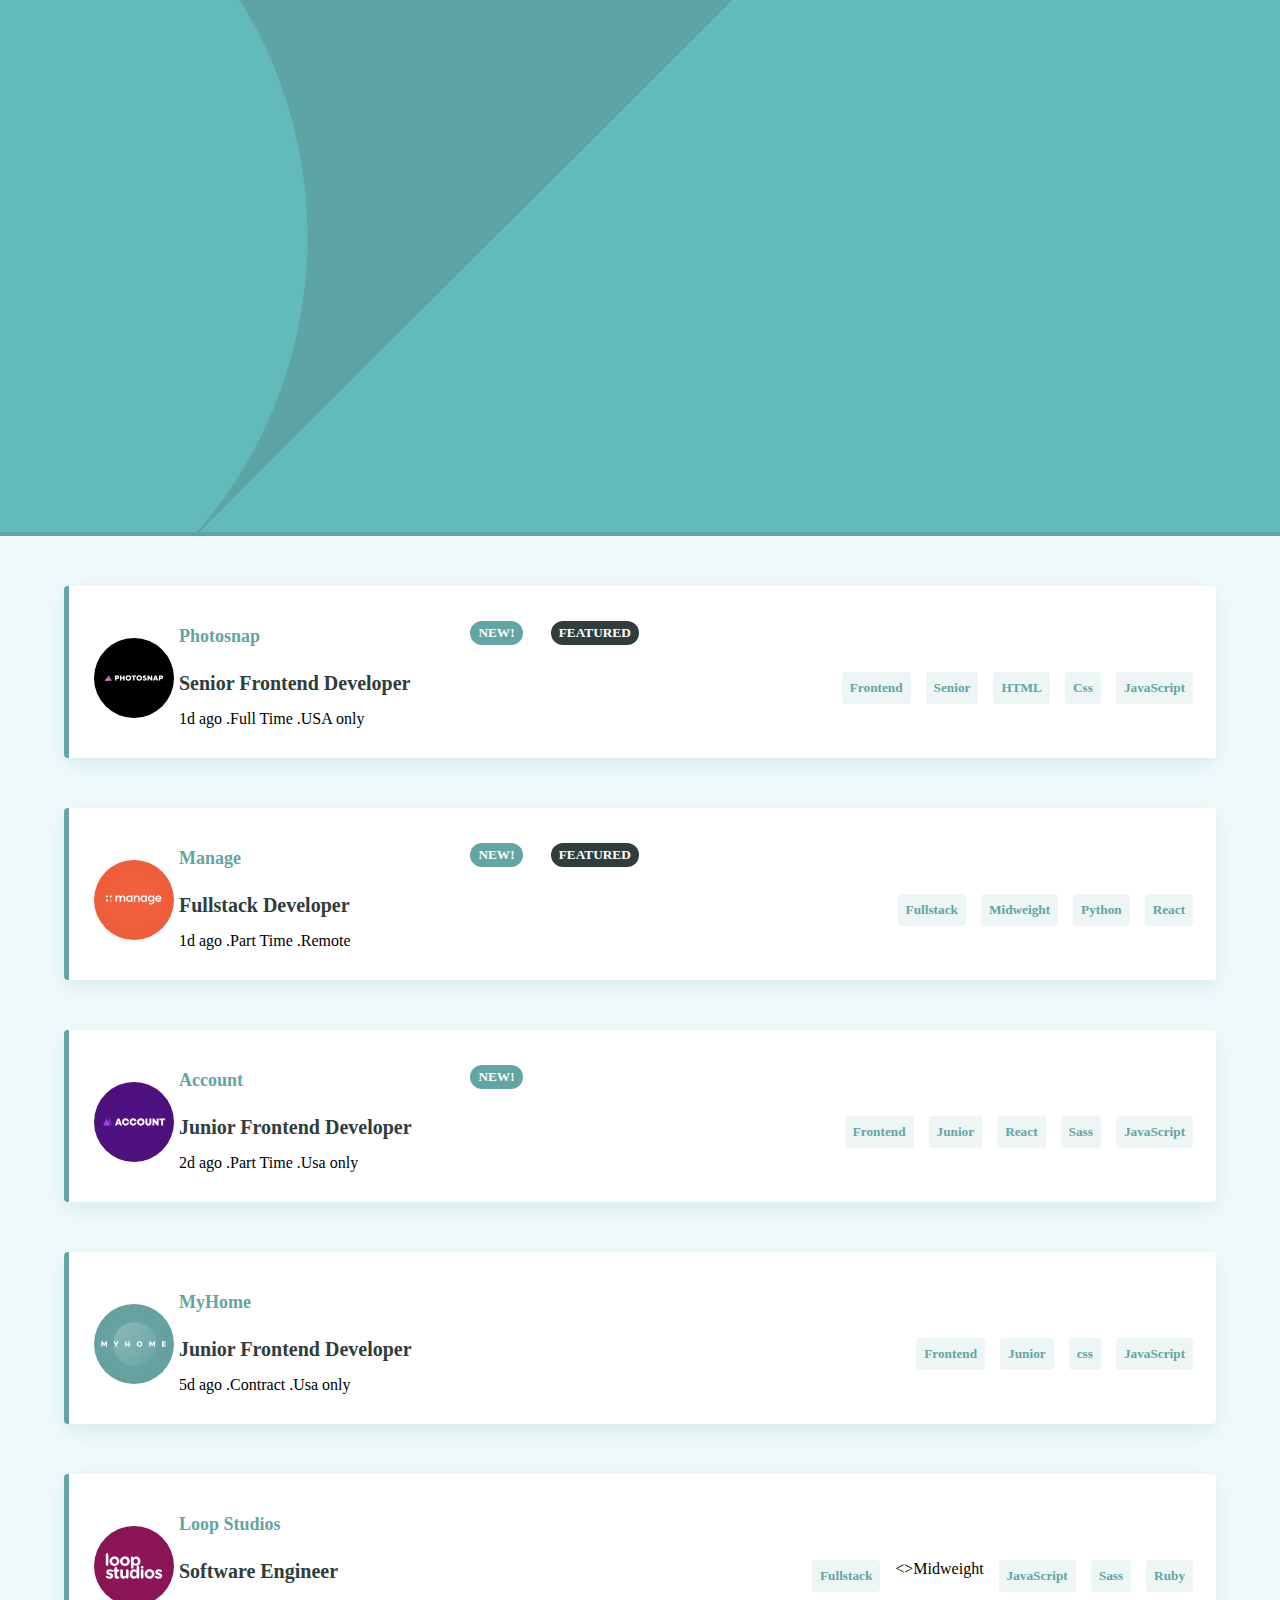
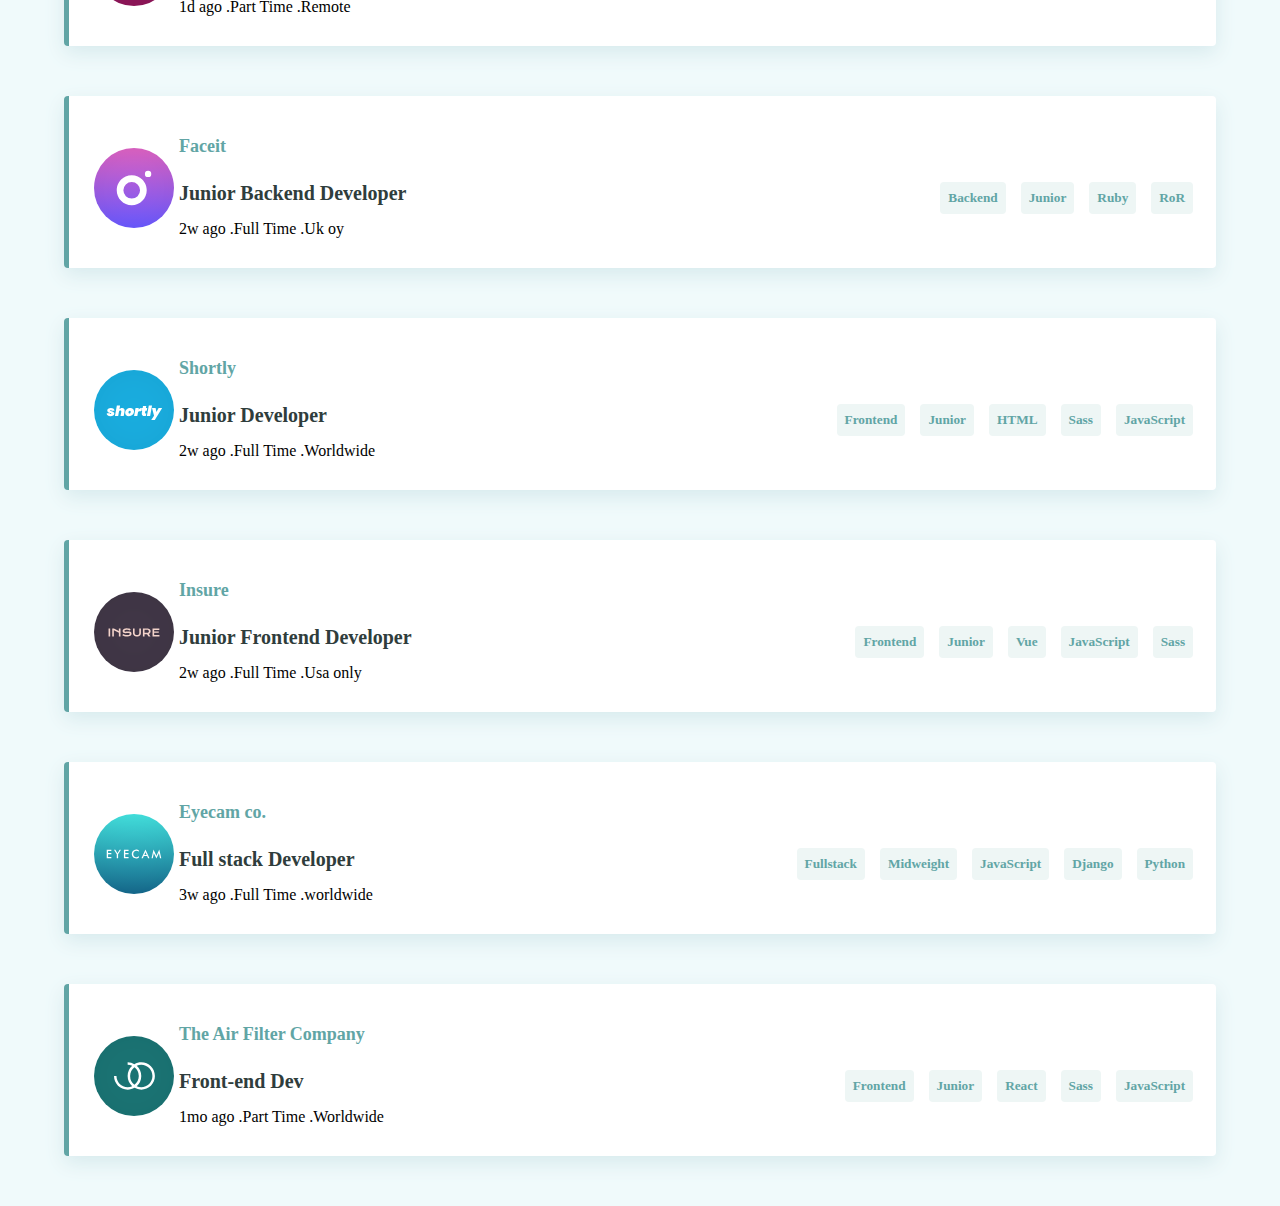
<file: index.html>
<!DOCTYPE html>
</html>
<html>
<head>
  <meta charset="UTF-8">
  <meta name="viewport" content="width=device-width, initial-scale=1">
  <title>Job Listings</title>
  <link rel="stylesheet" href="main.css">
</head>

<body>
  <div class="header">
    <img class="herder-image" src="bg-header-mobile.svg">
  </div>
  
  <!-- Phontosnap -->
  <div class="main-container">
    <div class="block-container">
      <div class="container-contents">
        <img class="job-image" src=photosnap.svg>
        <div class="job-stats">
          <h5 class="job-name">Photosnap</h5>
          <h5 class="new">NEW!</h5>
          <h5 class="featured">FEATURED</h5>
        </div>
        <h5 class="job-tittle">Senior Frontend Developer</h5>
        <div class="workplace-stats">
          <p>1d ago &#46;</p>
          <p>Full Time &#46;</p>
          <p>USA only</p>
        </div>
        <hr>
        <div class="coding-languages">
          <h5>Frontend</h5>
          <h5>Senior</h5>
          <h5>HTML</h5>
          <h5>Css</h5>
          <h5>JavaScript</h5>
        </div>
      </div>
    </div>
  </div>

<!-- manage-->
  <div class="main-container">
    <div class="block-container">
      <div class="container-contents">
        <img class="job-image" src=manage.svg>
        <div class="job-stats">
          <h5 class="job-name">Manage </h5>
          <h5 class="new">NEW!</h5>
          <h5 class="featured">FEATURED</h5>
        </div>
        <h5 class="job-tittle">Fullstack Developer</h5>
        <div class="workplace-stats">
          <p>1d ago &#46;</p>
          <p>Part Time &#46;</p>
          <p>Remote</p>
        </div>
        <hr>
        <div class="coding-languages">
          <h5>Fullstack</h5>
          <h5>Midweight</h5>
          <h5>Python</h5>
          <h5>React</h5>
        </div>
      </div>
    </div>
  </div>
  
<!-- account -->
  <div class="main-container">
    <div class="block-container">
      <div class="container-contents">
        <img class="job-image" src=account.svg>
        <div class="job-stats">
          <h5 class="job-name">Account</h5>
          <h5 class="new">NEW!</h5>
        </div>
        <h5 class="job-tittle">Junior Frontend Developer</h5>
        <div class="workplace-stats">
          <p>2d ago &#46;</p>
          <p>Part Time &#46;</p>
          <p>Usa only</p>
        </div>
        <hr>
        <div class="coding-languages">
          <h5>Frontend</h5>
          <h5>Junior</h5>
          <h5>React</h5>
          <h5>Sass</h5>
          <h5>JavaScript</h5>
        </div>
      </div>
    </div>
  </div>

<!-- Myhome-->
  <div class="main-container">
    <div class="block-container">
      <div class="container-contents">
        <img class="job-image" src=/myhome.svg>
        <div class="job-stats">
          <h5 class="job-name">MyHome</h5>
        </div>
        <h5 class="job-tittle">Junior Frontend Developer</h5>
        <div class="workplace-stats">
          <p>5d ago &#46;</p>
          <p>Contract &#46;</p>
          <p>Usa only</p>
        </div>
        <hr>
        <div class="coding-languages">
          <h5>Frontend</h5>
          <h5>Junior</h5>
          <h5>css</h5>
          <h5>JavaScript</h5>
        </div>
      </div>
    </div>
  </div>

<!-- Loop studios -->
  <div class="main-container">
    <div class="block-container">
      <div class="container-contents">
        <img class="job-image" src=loop-studios.svg>
        <div class="job-stats">
          <h5 class="job-name">Loop Studios </h5>
        </div>
        <h5 class="job-tittle">Software Engineer</h5>
        <div class="workplace-stats">
          <p>1d ago &#46;</p>
          <p>Part Time &#46;</p>
          <p>Remote</p>
        </div>
        <hr>
        <div class="coding-languages">
          <h5>Fullstack</h5>
          <>Midweight</h5>
          <h5>JavaScript</h5>
          <h5>Sass</h5>
          <h5>Ruby</h5>
        </div>
      </div>
    </div>
  </div>

<!-- Faceit -->
  <div class="main-container">
    <div class="block-container">
      <div class="container-contents">
        <img class="job-image" src=faceit.svg>
        <div class="job-stats">
          <h5 class="job-name">Faceit </h5>
        </div>
        <h5 class="job-tittle">Junior Backend Developer</h5>
        <div class="workplace-stats">
          <p>2w ago &#46;</p>
          <p>Full Time &#46;</p>
          <p>Uk oy</p>
        </div>
        <hr>
        <div class="coding-languages">
          <h5>Backend</h5>
          <h5>Junior</h5>
          <h5>Ruby</h5>
          <h5>RoR</h5>
        </div>
      </div>
    </div>
  </div>

<!-- Shortly -->
  <div class="main-container">
    <div class="block-container">
      <div class="container-contents">
        <img class="job-image" src=shortly.svg>
        <div class="job-stats">
          <h5 class="job-name">Shortly</h5>
        </div>
        <h5 class="job-tittle">Junior Developer</h5>
        <div class="workplace-stats">
          <p>2w ago &#46;</p>
          <p>Full Time &#46;</p>
          <p>Worldwide</p>
        </div>
        <hr>
        <div class="coding-languages">
          <h5>Frontend</h5>
          <h5>Junior</h5>
          <h5>HTML</h5>
          <h5>Sass</h5>
          <h5>JavaScript</h5>
        </div>
      </div>
    </div>
  </div>

<!-- insure -->
  <div class="main-container">
    <div class="block-container">
      <div class="container-contents">
        <img class="job-image" src=insure.svg>
        <div class="job-stats">
          <h5 class="job-name">Insure </h5>
        </div>
        <h5 class="job-tittle">Junior Frontend Developer</h5>
        <div class="workplace-stats">
          <p>2w ago &#46;</p>
          <p>Full Time &#46;</p>
          <p>Usa only</p>
        </div>
        <hr>
        <div class="coding-languages">
          <h5>Frontend</h5>
          <h5>Junior</h5>
          <h5>Vue</h5>
          <h5>JavaScript</h5>
          <h5>Sass</h5>
        </div>
      </div>
    </div>
  </div>

<!-- Eyecam co. -->
  <div class="main-container">
    <div class="block-container">
      <div class="container-contents">
        <img class="job-image" src=eyecam-co.svg>
        <div class="job-stats">
          <h5 class="job-name">Eyecam co.</h5>
        </div>
        <h5 class="job-tittle">Full stack Developer</h5>
        <div class="workplace-stats">
          <p>3w ago &#46;</p>
          <p>Full Time &#46;</p>
          <p>worldwide</p>
        </div>
        <hr>
        <div class="coding-languages">
          <h5>Fullstack</h5>
          <h5>Midweight</h5>
          <h5>JavaScript</h5>
          <h5>Django</h5>
          <h5>Python</h5>
        </div>
      </div>

    </div>
  </div>

<!-- The air filter company -->
  <div class="main-container">
    <div class="block-container">
      <div class="container-contents">
        <img class="job-image" src=the-air-filter-company.svg>
        <div class="job-stats">
          <h5 class="job-name">The Air Filter Company</h5>
        </div>
        <h5 class="job-tittle">Front-end Dev</h5>
        <div class="workplace-stats">
          <p>1mo ago &#46;</p>
          <p>Part Time &#46;</p>
          <p>Worldwide</p>
        </div>
        <hr>
        <div class="coding-languages">
          <h5>Frontend</h5>
          <h5>Junior</h5>
          <h5>React</h5>
          <h5>Sass</h5>
          <h5>JavaScript</h5>
        </div>
      </div>
    </div>
  </div>
</body>
</html>
</file>
<file: main.css>
* {
  box-sizing: border-box;
  margin: 0;
  padding: 0;
}

body {
  --header-bg-color: #5DA5A4;
  --block-container-bg-color: white;
  --bg-color: #F0FAFB;
  --new-bg-colors: #61A5A5;
  --coding-languages-bg-color: #EEF6F5;
  --job-name-color: #61A5A5;
  --border-color: #61A5A5;
  --border-radius: 4px;
  --featured-bg-color: #2F3D3C;
  --text-color: #2F3D3C;
  --hr-color: #F4F5F5;
  --shadow-color: #D7EAED;
  --main-container-color: #F0FAFB;

  background-color: var(--bg-color);
  width: 100%;
}

.main-container {
  width: 100%;

}

.header {
  background-color: var(--header-bg-color);
}

.header img {
  width: 100%;
}

.block-container {
  width: 90%;
  margin: 50px auto;
  position: relative;
  border-radius: var(--border-radius);
  border-left: 5px solid var(--border-color);
  background-color: var(--block-container-bg-color);
  box-shadow: 0 7px 20px var(--shadow-color);
}

.job-image {
  width: 15%;
  margin-left: 20px;
  position: absolute;
  top: -20px;
  left: 5px;
}


.container-contents {
  margin-left: 25px;
  padding-top: 40px;
}

.job-name {
  color: var(--job-name-color);
}

.job-stats {
  display: flex;
  margin-bottom: 25px;

}

.new {
  background-color: var(--new-bg-colors);
  color: white;
  padding: 4px 8px;
  border-radius: 20px;
  position: absolute;
  left: 35%;
  top: 13%;
}

.featured {
  background-color: var(--featured-bg-color);
  color: white;
  padding: 4px 8px;
  border-radius: 20px;
  position: absolute;
  left: 53%;
  top: 13%;
}

.job-tittle {
  font-weight: 900;
  margin-bottom: 15px;
  color: var(--text-color);
}

.workplace-stats {
  display: flex;
  margin-bottom: 20px;
}

hr {
  margin-bottom: 20px;
  width: 95%;
  color: gray;
}

.coding-languages {
  display: grid;
  grid-template-columns: 28% 28% 28%;
  padding-bottom: 30px;
  grid-column-gap: 15px;
  grid-row-gap: 18px;
}

.coding-languages h5 {
  background-color: var(--coding-languages-bg-color);
  border-radius: var(--border-radius);
  color: var(--job-name-color);
  font-weight: 900;
  padding: 8px 8px;
}


@media (min-width:760px){
  .container-contents{
    margin-left: 110px;
  }
  
  .job-image{
    top:30%;
    width:7%;
  }
  
  .coding-languages{
    display:flex;
    position: absolute;
    right:2%;
    top:50%;
  }
  
  hr{
    display:none;
  }
  
  .block-container{
    padding-bottom:10px;
  }
  
  .new{
    top:20%;
  }
  
  .featured{
    top:20%;
    left:42%;
  }
  .job-name{
    font-size:18px;
  }
  
  .job-tittle{
    font-size:20px;
  }
  
}
</file>
